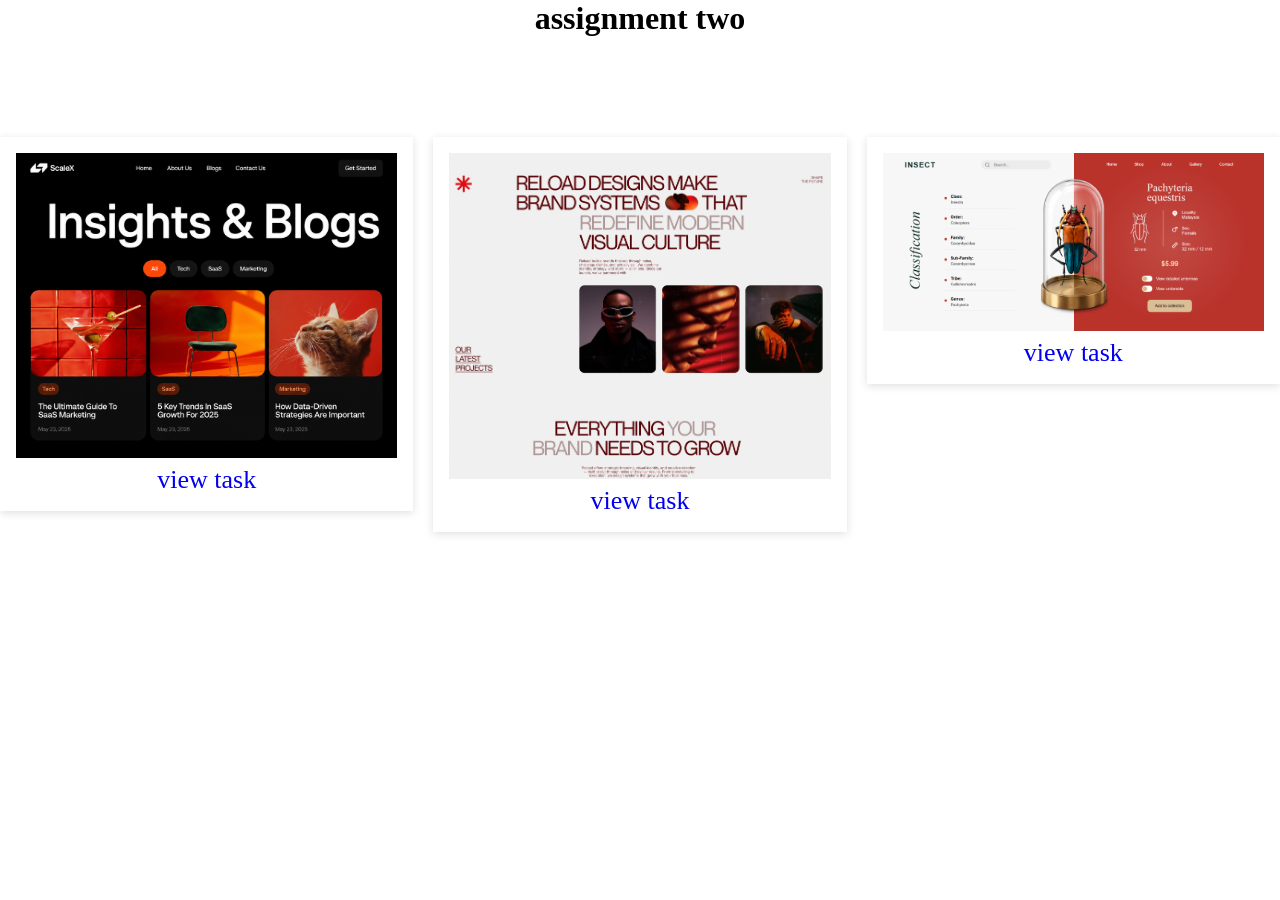
<file: assignment-two/index.html>
<!DOCTYPE html>
<html lang="en">

<head>
    <meta charset="UTF-8">
    <meta name="viewport" content="width=device-width, initial-scale=1.0">
    <title>Assignment-two</title>
    <style>
        * {
            padding: 0;
            margin: 0;
        }

        body {
            height: 100%;
            width: 100%;
            box-sizing: border-box;
        }

        main {
            display: flex;
            flex-direction: column;
            align-items: center;
        }
        .tasks{
            margin-top: 100px;
            width: 100%;
            display: flex;
            flex-direction: row;
            justify-content: center;
            align-items: flex-start;
            gap: 20px;
        }

        .tasks a{
            width: 33.33%;
            text-align: center;
            padding: 1rem;
            font-size: 26px;
            text-decoration: none;
            box-shadow: rgba(99, 99, 99, 0.2) 0px 2px 8px 0px;
            transition: all 0.3s ease;
        }

        .tasks a:hover{
            transform: translateY(-15px) scale(1.05);
            box-shadow: rgba(99, 99, 99, 0.4) 0px 8px 16px 0px;
        }

        .tasks img {
            width: 100%;
            height: auto;
            object-fit: cover;
        }
    </style>
</head>

<body>
    <main>
        <div class="heading">
            <h1>assignment two</h1>
        </div>
        <div class="tasks">
            <a href="./scalex/index.html">
                <img src="./scalex/assignment-two.png" alt="assignment-two-task-one-image">
                view task
            </a>
            <a href="./shape-the-future/index.html">
                <img src="./shape-the-future/assests/shape-the-future-task.png" alt="assignment-two-task-two-image">
                view task
            </a>
            <a href="./insect/index.html">
                <img src="./insect/assets/insect-task.png" alt="assignment-two-task-tree-image">
                view task
            </a>
        </div>
    </main>
</body>

</html>
</file>
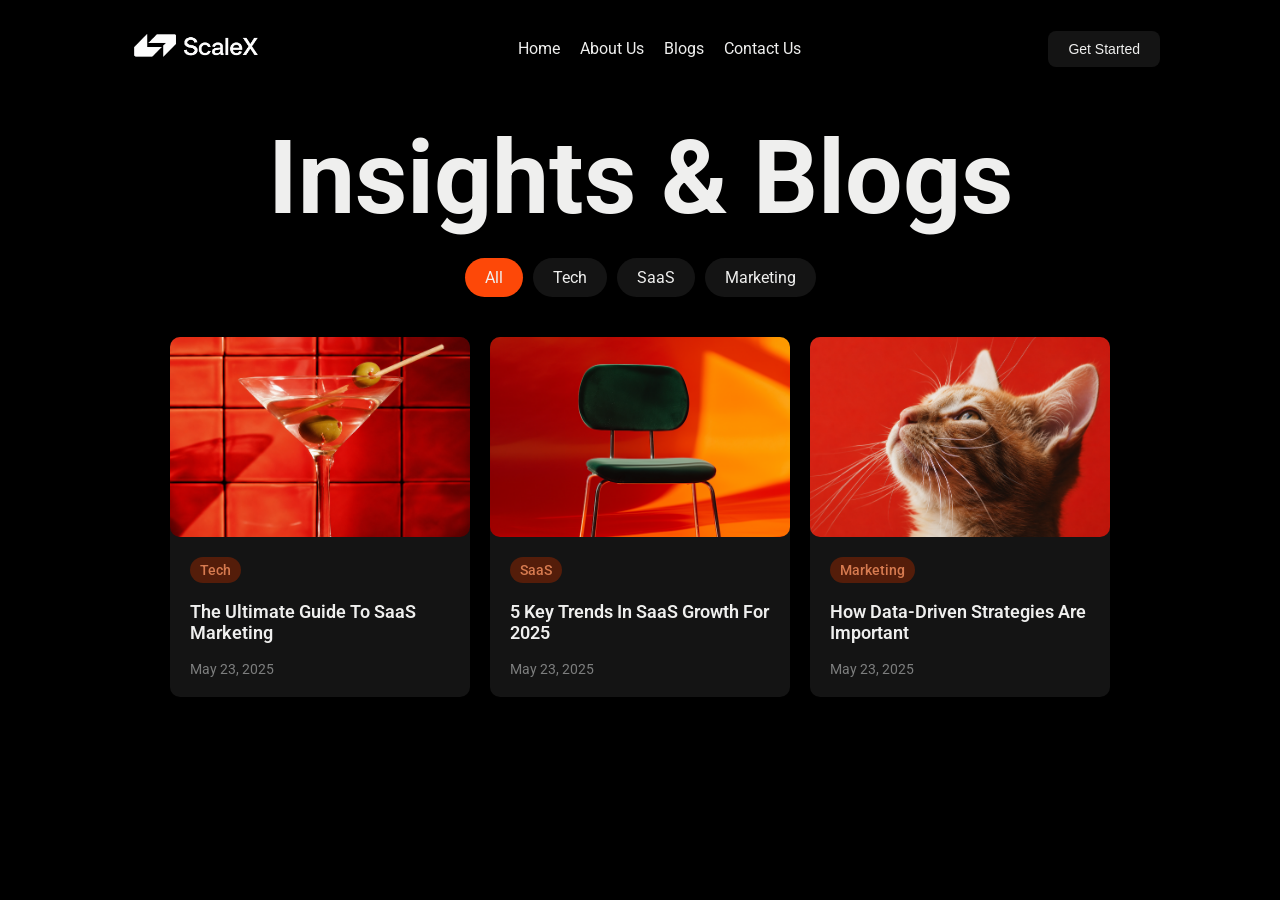
<file: assignment-two/scalex/index.html>
<!DOCTYPE html>
<html lang="en">

<head>
    <meta charset="UTF-8">
    <link rel="preconnect" href="https://fonts.googleapis.com">
    <link rel="preconnect" href="https://fonts.gstatic.com" crossorigin>
    <link href="https://fonts.googleapis.com/css2?family=Roboto:ital,wght@0,100..900;1,100..900&display=swap"
        rel="stylesheet">
    <meta name="viewport" content="width=device-width, initial-scale=1.0">
    <link rel="stylesheet" href="styles.css">
    <title>assignment two</title>
</head>

<body>
    <main>
        <header>
            <div class="logo"><img src="assets/scalex-logo-transparent.webp" alt=""></div>
            <nav>
                <ul>
                    <li><a href="#home">Home</a></li>
                    <li><a href="#about">About Us</a></li>
                    <li><a href="#blogs">Blogs</a></li>
                    <li><a href="#contact">Contact Us</a></li>
                </ul>
            </nav>
            <div class="get-started"><button>Get Started</button></div>
        </header>
        <section class="hero">
            <div class="heading">
                <h1>Insights & Blogs</h1>
            </div>
            <ul class="filter-options">
                <li class="filter-btn active">All</li>
                <li class="filter-btn">Tech</li>
                <li class="filter-btn">SaaS</li>
                <li class="filter-btn">Marketing</li>
            </ul>
            <div class="blog-card">
                <div class="card">
                    <img src="assets/classic-martini-cocktail.png" alt="classic-martini-cocktail">
                    <div class="card-content">
                        <div class="category">Tech</div>
                        <h2 class="post-title">The Ultimate Guide To SaaS Marketing</h2>
                        <div class="date">May 23, 2025</div>
                    </div>

                </div>
                <div class="card">
                    <img src="assets/green-chair.png" alt="green-chair">
                    <div class="card-content">
                        <div class="category">SaaS</div>
                        <h2 class="post-title">5 Key Trends In SaaS Growth For 2025</h2>
                        <div class="date">May 23, 2025</div>
                    </div>
                </div>
                <div class="card">
                    <img src="assets/cat-image.png" alt="cat-image">
                    <div class="card-content">
                        <div class="category">Marketing</div>
                        <h2 class="post-title">How Data-Driven Strategies Are Important</h2>
                        <div class="date">May 23, 2025</div>
                    </div>
                </div>
            </div>
        </section>
    </main>
</body>

</html>
</file>
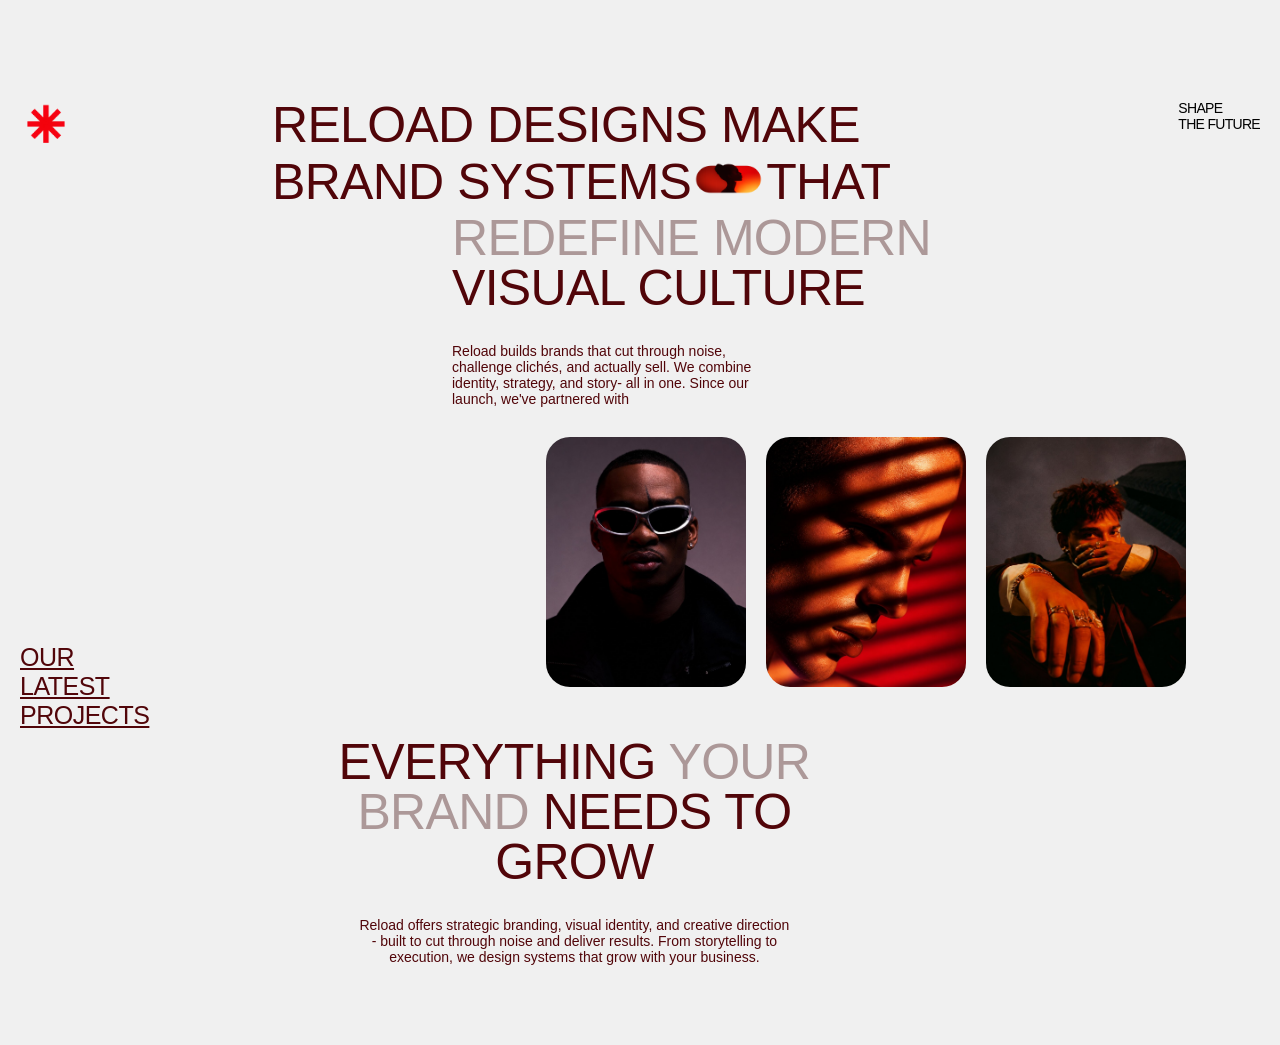
<file: assignment-two/shape-the-future/index.html>
<!DOCTYPE html>
<html lang="en">

<head>
    <meta charset="UTF-8">
    <meta name="viewport" content="width=device-width, initial-scale=1.0">
    <link rel="preconnect" href="https://fonts.googleapis.com">
    <link rel="preconnect" href="https://fonts.gstatic.com" crossorigin>
    <link
        href="https://fonts.googleapis.com/css2?family=DM+Sans:ital,opsz,wght@0,9..40,100..1000;1,9..40,100..1000&display=swap"
        rel="stylesheet">
    <link rel="stylesheet" href="style.css">
    <title>shape the future</title>
</head>

<body>
    <main>
        <div class="left">
            <div class="asterisk-icon">
                <img src="assests/asterisk-icon.png" alt="asterisk-icon">
            </div>
            <nav>
                <ul class="menu">
                    <li class="menu-item">our</li>
                    <li class="menu-item">latest</li>
                    <li class="menu-item">projects</li>
                </ul>
            </nav>
        </div>
        <div class="right">
            <div class="logo-text">shape <br> the future </div>
            <div class="main-top">
                <h1> RELOAD DESIGNS MAKE<br><span class="text-span"> BRAND SYSTEMS
                        <span class="heading-image"><img src="assests/inline-image.png" alt=""></span>
                        THAT</span>
                </h1>
            </div>
            <div class="main-center">
                <h1><span class="light-text">REDEFINE MODERN </span><br> VISUAL CULTURE </h1>
                <p class="description">
                    Reload builds brands that cut through noise,<br>
                    challenge clichés, and actually sell. We combine<br>
                    identity, strategy, and story- all in one. Since our<br>
                    launch, we've partnered with
                </p>
                <div class="images">
                    <img src="assests/potrait 1.jpg" alt="guy-with-black-jacket">
                    <img src="assests/potrait 2.jpg" alt="shadow-on-face">
                    <img src="assests/potrait 3.jpg" alt="cover-the-face-with-hand">
                </div>
            </div>
            <div class="main-bottom">
                <h1>EVERYTHING <span class="light-text">YOUR</span><br> <span class="light-text">BRAND</span> NEEDS TO GROW</h1>
                <p class="description">
                    Reload offers strategic branding, visual identity, and creative direction<br> - built to cut through
                    noise and deliver results. From storytelling to<br> execution, we design systems that grow with your
                    business.
                </p>
            </div>
        </div>
    </main>
</body>

</html>
</file>
<file: assignment-two/scalex/styles.css>
* {
    margin: 0;
    padding: 0;
}

html,
body {
    height: 100%;
    width: 100%;
    box-sizing: border-box;
    font-family: 'Roboto', sans-serif;
}

:root {
    --background-color: #000000;
    --light-black: #141414;
    --accent-color: #FD4808;
    --text-color: #EFEFEE;
}

body {
    background-color: var(--background-color);
}
main{
    display: flex;
    flex-direction: column;
    gap: 20px;
}

header {
    display: flex;
    justify-content: space-between;
    align-items: center;
    padding: 20px 120px;
    flex-direction: row;
}

.logo img {
    width: 150px;
}

nav ul {
    display: flex;
    list-style: none;
    align-items: center;
    justify-content: center;
    gap: 20px;
}

nav ul li a {
    font-size: 16px;
    text-decoration: none;
    color: #EFEFEE;
    font-weight: 400;
}

.get-started button {
    font-size: 14px;
    padding: 10px 20px;
    background-color: var(--light-black);
    color: var(--text-color);
    padding: 10px 20px;
    border: none;
    border-radius: 0.5rem;
}
.heading h1{
    font-size: 102px;
    color: var(--text-color);
    text-align: center;
}
.filter-options{
    display:flex;
    flex-direction:row;
    justify-content: center;
    list-style: none;
    gap: 10px;
}
.filter-btn{
    padding: 10px 20px;
    background-color: var(--light-black);
    color: var(--text-color);
    padding: 10px 20px;
    border: none;
    border-radius: 1.5rem;
}

.filter-btn.active{
    background-color: var(--accent-color);
}
.blog-card{
    display: flex;
    flex-direction: row;
    justify-content: center;
    align-items: center;
    gap: 20px;
    padding: 20px;
    border-radius: 10px;
}
.card{
    background-color: var(--light-black);
    border-radius: 10px;
    width: 300px;
    height: 360px;
    display: flex;
    flex-direction: column;
}
.card img{
    width: 100%;
    height: 200px;
    object-fit: cover;
    border-radius: 10px;
}
.hero{
    display: flex;
    flex-direction: column;
    gap: 20px;
}
.card-content{
    padding: 20px;
    display: flex;
    flex-direction: column;
    justify-content: space-between;
    height: 100%;
    flex:1;
}
.category{
    font-size: 14px;
    background-color: #541D0A;
    color: #D77B50;
    width: fit-content;
    text-transform: capitalize;
    padding: 5px 10px;
    border-radius: 1.5rem;
    font-weight: 500;
}
.post-title{
    font-size: 18px;
    font-weight: 600;
    color:var(--text-color)
}
.date{
    font-size: 14px;
    color: #7D7E7E;
}
</file>
<file: assignment-two/shape-the-future/style.css>
*{
    margin: 0;
    padding: 0;
}

:root{
    --background-color: #F0F0F0;
    --primary-color: #510509;

    --letter-spacng: -0.7px;
}

html, body{
    height: 100%;
    width: 100%;
    box-sizing: border-box;
    font-family: "Bricolage Grotesque", sans-serif;
    background-color: var(--background-color);
}


main{
    display: flex;
    flex-direction: row;
    height: 100%;
    width: 100%;
    }

/*
   Left side CSS
*/

.left{
    height: 70%;
    width:20%;
    display: flex;
    flex-direction: column;
    align-items:start;
    justify-content: space-between;
    padding: 100px 0 0 20px;
}

.asterisk-icon img{
    width: 50px;
    height: 50px;
    object-fit: cover;
}

nav ul.menu {
    display:flex;
    flex-direction: column;
    list-style:none;
}
.menu-item{
    font-size: 25px;
    color: var(--primary-color);
    letter-spacing: -0.5px;
    text-transform: uppercase;
    text-decoration: underline;
    cursor: pointer;
}

.logo-text{
    position: absolute;
    top: 100px;
    right: 20px;
    font-size: 14px;
    text-transform: uppercase;
    letter-spacing: var(--letter-spacng);
    cursor: pointer;
}


/*
   Right side CSS
*/

.right{
    width: 80%;
    display: flex;
    flex-direction: column;
    position: relative;
    padding-top: 100px;
    /* background-color: antiquewhite; */
}


h1{
    font-size: 50px;
    color: var(--primary-color);
    letter-spacing: var(--letter-spacng);
    word-spacing: 0.5px;
    line-height: 50px;
    font-weight: 500;
}
.text-span{
    display:flex;
    flex-direction: row;
    align-items: center;
}

.heading-image{
    padding-top: 5px;
}

.heading-image img{
    width: 75px;
    height: auto;
}

.main-center{
    padding-left: 180px;
}
.light-text{
    color: #AC9898;
}

.description{
    padding: 30px 0;
    color: var(--primary-color);
    font-size: 14px;
}

.images{
    display:flex;
    flex-direction: row;
    align-items: start;
    justify-content: center;
    gap: 20px;
}
.images img{
    width: 200px;
    height: 250px;
    border-radius: 1.5rem;
    object-fit: cover;
}

.main-bottom{
    width: 60%;
    display: flex;
    flex-direction: column;
    justify-content: center;
    padding: 50px 0;
    text-align: center;
}
</file>
